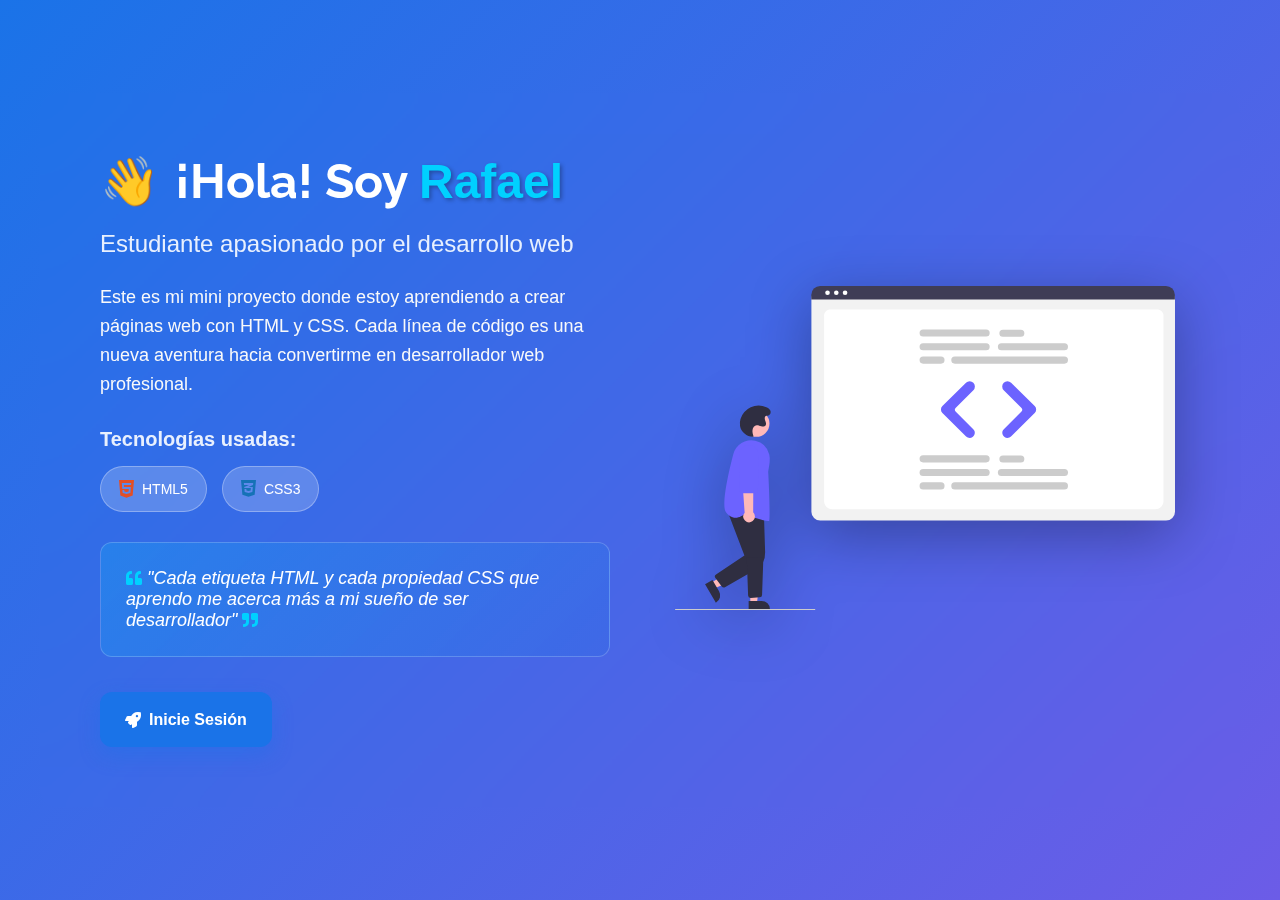
<file: index.html>
<!DOCTYPE html>
<html lang="es">
<head>
    <meta charset="UTF-8">
    <meta name="viewport" content="width=device-width, initial-scale=1.0">
    <meta name="description" content="Mi journey aprendiendo desarrollo web con HTML y CSS">
    <title>Rafael Dev - Mi Journey en Programación</title>
    <link rel="stylesheet" href="./CSS/index.css">
    <link rel="preconnect" href="https://fonts.googleapis.com">
    <link rel="preconnect" href="https://fonts.gstatic.com" crossorigin>
    <link href="https://fonts.googleapis.com/css2?family=Roboto:wght@400;500;700&family=Raleway:wght@400;600;700&display=swap" rel="stylesheet">
    <link rel="stylesheet" href="https://use.fontawesome.com/releases/v5.8.1/css/all.css">
</head>
<body>
    <main>
        <section class="hero">
            <div class="contenedor">
                <div class="textos">
                    <div class="greeting">
                        <span class="wave">👋</span>
                        <h1 class="titulo">¡Hola! Soy <span class="highlight">Rafael</span></h1>
                    </div>
                    
                    <h2 class="subtitulo">Estudiante apasionado por el desarrollo web</h2>
                    
                    <p class="descripcion">
                        Este es mi mini proyecto donde estoy aprendiendo a crear páginas web 
                        con HTML y CSS. Cada línea de código es una nueva aventura hacia 
                        convertirme en desarrollador web profesional.
                    </p>
                    
                    <div class="tecnologias-section">
                        <h3 class="tech-title">Tecnologías usadas:</h3>
                        <div class="tecnologias-aprendiendo">
                            <div class="tech-badge html">
                                <i class="fab fa-html5"></i>
                                <span>HTML5</span>
                            </div>
                            <div class="tech-badge css">
                                <i class="fab fa-css3-alt"></i>
                                <span>CSS3</span>
                            </div>
                        </div>
                    </div>

                    <blockquote class="motivacion">
                        <i class="fas fa-quote-left"></i>
                        "Cada etiqueta HTML y cada propiedad CSS que aprendo 
                        me acerca más a mi sueño de ser desarrollador"
                        <i class="fas fa-quote-right"></i>
                    </blockquote>

                    <div class="cta-buttons">
                        <button class="btn-primary">
                            <a href="./login.html">
                                <i class="fas fa-rocket"></i>
                                Inicie Sesión
                            </a>
                        </button>
                    </div>
                </div>
                
                <div class="imagen">
                    <div class="image-container">
                        <img src="IMG/undraw_Code_review_re_woeb.svg" alt="Desarrollador programando con pasión" width="500" height="400">
                    </div>
                </div>
            </div>
        </section>
    </main>
</body>
</html>
</file>
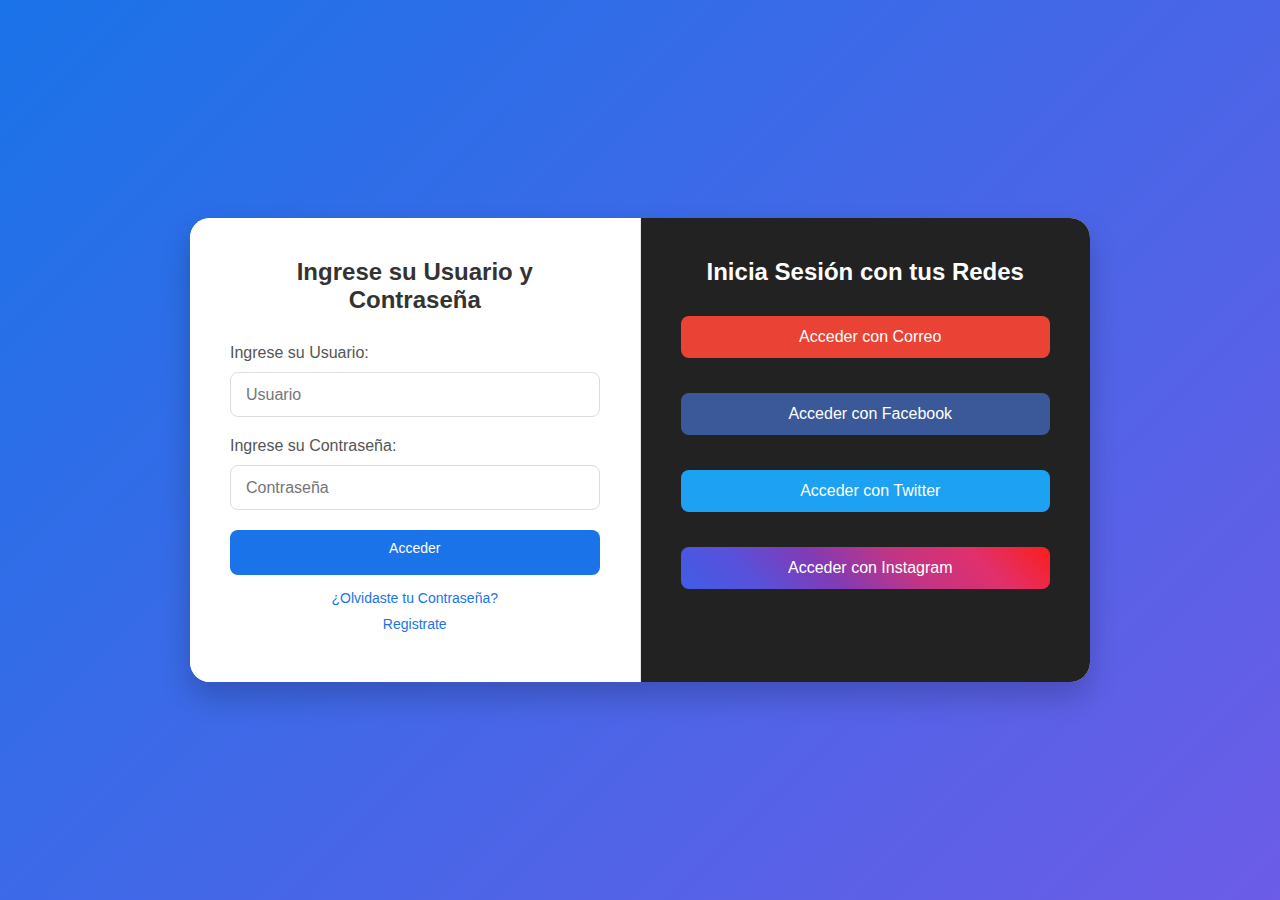
<file: login.html>
<!DOCTYPE html>
<html lang="es">
<head>
    <meta charset="UTF-8">
    <meta name="viewport" content="width=device-width, initial-scale=1.0">
    <title>Login</title>
    <link rel="stylesheet" href="https://use.fontawesome.com/releases/v5.8.1/css/all.css"
        integrity="sha384-50oBUHEmvpQ+1lW4y57PTFmhCaXp0ML5d60M1M7uH2+nqUivzIebhndOJK28anvf" crossorigin="anonymous">
    <link rel="stylesheet" href="./CSS/login.css">
</head>
<body>
    <div class="container">
        <div class="container-lg">
            <div class="login">
                <h2 class="title">Ingrese su Usuario y Contraseña</h2>
                <form action="">
                    <h2>Ingrese su Usuario:</h2>
                    <input type="text" placeholder="Usuario">

                    <h2>Ingrese su Contraseña:</h2>
                    <input type="password" placeholder="Contraseña">
                    <button class="access">
                        <a href="./index.html">Acceder</a>
                    <i class=""></i></button>
                    <a href="#">¿Olvidaste tu Contraseña?</a>
                    <a href="./registro.html">Registrate</a>
                </form>
            </div>
            <div class="login-nt">
                <h2 class="title">Inicia Sesión con tus Redes</h2>
                <div class="icons">
                    <button class="mail"><i class="fas fa-envelope"></i> Acceder con Correo</button>
                    <button class="fb"><i class="fab fa-facebook-f"></i> Acceder con Facebook</button>
                    <button class="tw"><i class="fab fa-twitter"></i> Acceder con Twitter</button>
                    <button class="ig"><i class="fab fa-instagram"></i> Acceder con Instagram</button>
                </div>
            </div>
        </div>
    </div>
</body>
</html>
</file>
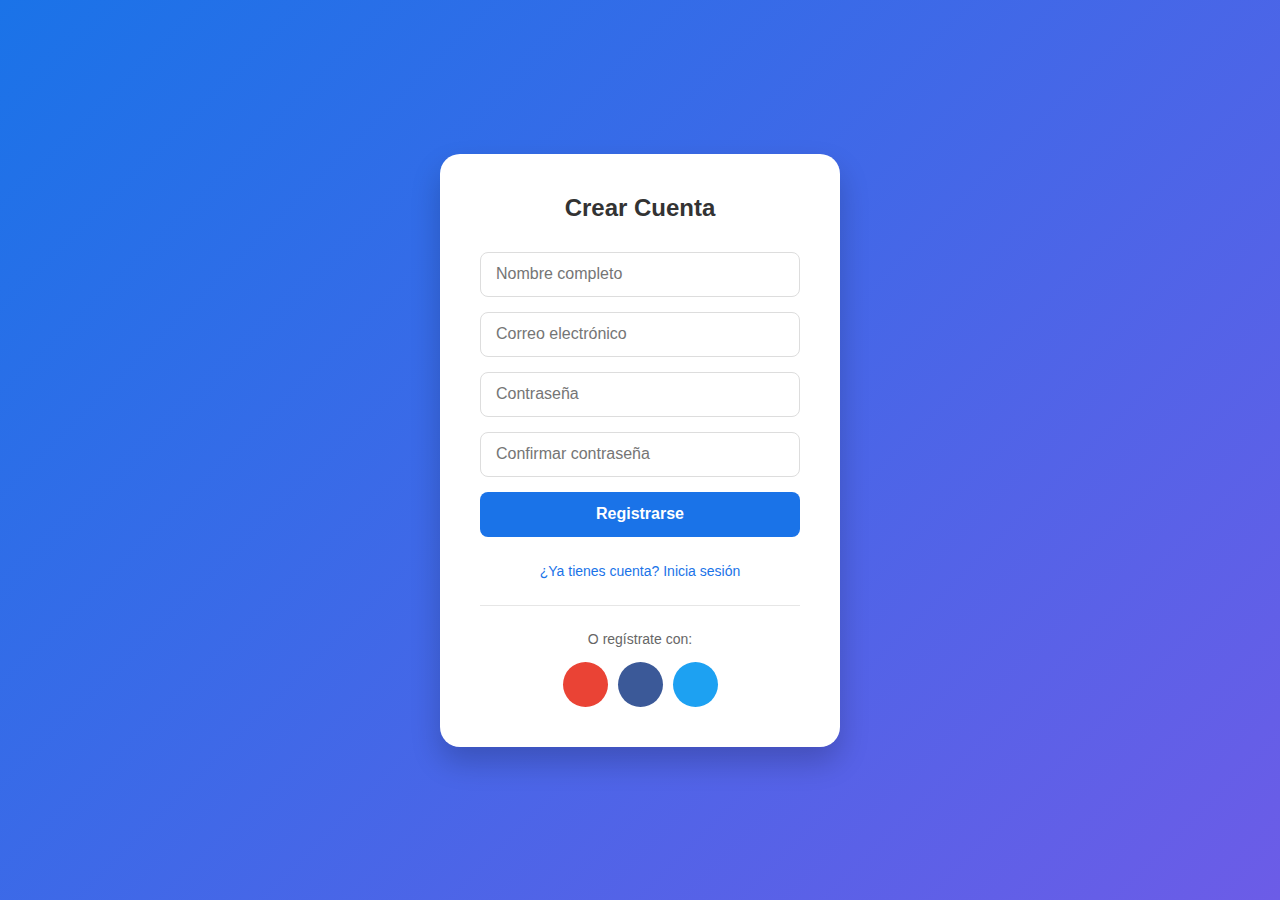
<file: registro.html>
<!DOCTYPE html>
<html lang="es">
<head>
    <meta charset="UTF-8">
    <meta name="viewport" content="width=device-width, initial-scale=1.0">
    <title>Registro</title>
    <link rel="stylesheet" href="https://use.fontawesome.com/releases/v5.8.1/css/all.css"
        integrity="sha384-50oBUHEmvpQ+1lW4y57PTFmhCaXp0ML5d60M1M7uH2+nqUivzIebhndOJK28anvf" crossorigin="anonymous">
    <link rel="stylesheet" href="./CSS/registro.css">
</head>
<body>
    <div class="container">
        <div class="registro-container">
            <h2 class="title">Crear Cuenta</h2>
            
            <form class="registro-form">
                <input type="text" placeholder="Nombre completo" required>
                <input type="email" placeholder="Correo electrónico" required>
                <input type="password" placeholder="Contraseña" required>
                <input type="password" placeholder="Confirmar contraseña" required>
                
                <button type="submit" class="btn-registro">Registrarse</button>
            </form>

            <div class="links">
                <a href="./login.html">¿Ya tienes cuenta? Inicia sesión</a>
            </div>

            <div class="social-section">
                <p>O regístrate con:</p>
                <div class="social-buttons">
                    <button class="google"><i class="fab fa-google"></i></button>
                    <button class="facebook"><i class="fab fa-facebook-f"></i></button>
                    <button class="twitter"><i class="fab fa-twitter"></i></button>
                </div>
            </div>
        </div>
    </div>
</body>
</html>
</file>
<file: CSS/index.css>
* {
    margin: 0;
    padding: 0;
    box-sizing: border-box;
    font-family: 'Segoe UI', Tahoma, Geneva, Verdana, sans-serif;
}

body {
    min-height: 100vh;
    background: linear-gradient(135deg, #1a73e8, #6c5ce7);
    display: flex;
    align-items: center;
    justify-content: center;
    padding: 20px;
}

main {
    width: 100%;
    max-width: 1200px;
}

.contenedor {
    display: flex;
    align-items: center;
    justify-content: space-between;
    gap: 60px;
    backdrop-filter: blur(15px);
    border-radius: 20px;
    padding: 60px;
}

.textos {
    flex: 1;
    color: white;
    max-width: 600px;
}

.greeting {
    display: flex;
    align-items: center;
    gap: 15px;
    margin-bottom: 20px;
}

.wave {
    font-size: 48px;
    animation: wave 2s infinite;
}

@keyframes wave {
    0%, 100% { transform: rotate(0deg); }
    25% { transform: rotate(20deg); }
    75% { transform: rotate(-10deg); }
}

.titulo {
    font-family: "Raleway", sans-serif;
    font-size: 48px;
    font-weight: 700;
    line-height: 1.2;
    margin: 0;
}

.highlight {
    color: #00D1FF;
    text-shadow: 2px 2px 4px rgba(0, 0, 0, 0.3);
}

.subtitulo {
    font-size: 24px;
    font-weight: 500;
    margin-bottom: 25px;
    color: #e8f0fe;
}

.descripcion {
    font-size: 18px;
    line-height: 1.6;
    margin-bottom: 30px;
    color: #f8f9fa;
}

.tecnologias-section {
    margin-bottom: 30px;
}

.tech-title {
    font-size: 20px;
    font-weight: 600;
    margin-bottom: 15px;
    color: #e8f0fe;
}

.tecnologias-aprendiendo {
    display: flex;
    gap: 15px;
    flex-wrap: wrap;
}

.tech-badge {
    background-color: rgba(255, 255, 255, 0.2);
    backdrop-filter: blur(10px);
    padding: 12px 18px;
    border-radius: 25px;
    border: 1px solid rgba(255, 255, 255, 0.3);
    display: flex;
    align-items: center;
    gap: 8px;
    transition: all 0.3s ease;
}

.tech-badge:hover {
    transform: translateY(-3px);
    box-shadow: 0 8px 20px rgba(0, 0, 0, 0.3);
    background-color: rgba(255, 255, 255, 0.3);
}

.tech-badge i {
    font-size: 20px;
}

.tech-badge.html i {
    color: #E34F26;
}

.tech-badge.css i {
    color: #1572B6;
}

.tech-badge span {
    color: white;
    font-weight: 500;
    font-size: 14px;
}

.motivacion {
    font-size: 18px;
    font-style: italic;
    color: #ffffff;
    margin-bottom: 35px;
    padding: 25px;
    background: linear-gradient(135deg, rgba(0, 209, 255, 0.2), rgba(26, 115, 232, 0.2));
    border-left: 4px solid #00D1FF;
    border-radius: 12px;
    backdrop-filter: blur(10px);
    border: 1px solid rgba(255, 255, 255, 0.2);
    position: relative;
}

.motivacion i {
    color: #00D1FF;
    font-size: 16px;
}

.cta-buttons {
    display: flex;
    gap: 20px;
    flex-wrap: wrap;
}

.btn-primary {
    height: 55px;
    border: none;
    border-radius: 12px;
    font-size: 16px;
    font-weight: 600;
    cursor: pointer;
    transition: all 0.3s ease;
    padding: 0 25px;
    display: flex;
    align-items: center;
    justify-content: center;
    background-color: #1a73e8;
    color: white;
    box-shadow: 0 8px 20px rgba(26, 115, 232, 0.4);
}

.btn-primary a {
    color: white;
    text-decoration: none;
    display: flex;
    align-items: center;
    gap: 8px;
}

.btn-primary:hover {
    background-color: #1557b0;
    transform: translateY(-3px);
    box-shadow: 0 12px 25px rgba(26, 115, 232, 0.5);
}

.imagen {
    flex: 1;
    display: flex;
    justify-content: center;
    align-items: center;
}

.image-container {
    position: relative;
}

.image-container img {
    max-width: 100%;
    height: auto;
    filter: drop-shadow(0 15px 30px rgba(0, 0, 0, 0.3));
    transition: transform 0.3s ease;
}

.image-container:hover img {
    transform: scale(1.05);
}

@media (max-width: 768px) {
    .contenedor {
        flex-direction: column;
        text-align: center;
        gap: 40px;
        padding: 40px 30px;
    }
    
    .titulo {
        font-size: 36px;
    }
    
    .subtitulo {
        font-size: 20px;
    }
    
    .descripcion {
        font-size: 16px;
    }
    
    .tecnologias-aprendiendo {
        justify-content: center;
    }
    
    .cta-buttons {
        justify-content: center;
    }
    
    .btn-primary {
        width: 100%;
        max-width: 280px;
    }
}

@media (max-width: 480px) {
    .contenedor {
        padding: 30px 20px;
    }
    
    .titulo {
        font-size: 28px;
    }
    
    .subtitulo {
        font-size: 18px;
    }
    
    .wave {
        font-size: 36px;
    }
    
    .tech-badge {
        padding: 10px 15px;
    }
    
    .tech-badge span {
        font-size: 12px;
    }
    
    .motivacion {
        font-size: 16px;
        padding: 20px;
    }
}
</file>
<file: CSS/login.css>
* {
    margin: 0;
    padding: 0;
    box-sizing: border-box;
    font-family: 'Segoe UI', Tahoma, Geneva, Verdana, sans-serif;
}

body {
    display: flex;
    justify-content: center;
    align-items: center;
    min-height: 100vh;
    background: linear-gradient(135deg, #1a73e8, #6c5ce7);
    padding: 20px;
}

.container {
    width: 100%;
    max-width: 900px;
    display: flex;
    justify-content: center;
    align-items: center;
}

.container-lg {
    width: 100%;
    background-color: #fff;
    border-radius: 20px;
    box-shadow: 0 15px 30px rgba(0, 0, 0, 0.2);
    display: flex;
    flex-wrap: wrap;
    overflow: hidden;
}

.login {
    flex: 1;
    min-width: 320px;
    padding: 40px;
    border-right: 1px solid #e6e6e6;
    background-color: #ffffff;
    color: #333;
}

.login-nt {
    flex: 1;
    min-width: 320px;
    padding: 40px;
    background-color: #222222;
    color: #ffffff;
}

.title {
    color: #333;
    font-size: 24px;
    margin-bottom: 30px;
    font-weight: 600;
    text-align: center;
}

.login-nt .title {
    color: #ffffff;
}

form {
    display: flex;
    flex-direction: column;
}

form h2 {
    font-size: 16px;
    color: #555;
    margin-bottom: 10px;
    font-weight: 500;
}

input {
    height: 45px;
    border: 1px solid #ddd;
    border-radius: 8px;
    padding: 0 15px;
    margin-bottom: 20px;
    font-size: 16px;
    transition: border-color 0.3s;
}

input:focus {
    border-color: #1a73e8;
    outline: none;
}

button {
    cursor: pointer;
    border: none;
    border-radius: 8px;
    font-size: 16px;
    font-weight: 500;
    transition: all 0.3s ease;
    margin-bottom: 20px;
    display: flex;
    align-items: center;
    justify-content: center;
    padding: 12px 20px;
}

.access {
    background-color: #1a73e8;
    color: white;
    margin-bottom: 15px;
    height: 45px;
}

.access a {
    color: white;
    text-decoration: none;
}

.access:hover {
    background-color: #1557b0;
}

form a {
    color: #1a73e8;
    text-decoration: none;
    margin-bottom: 10px;
    font-size: 14px;
    text-align: center;
}

form a:hover {
    text-decoration: underline;
}

.icons {
    display: flex;
    flex-direction: column;
    gap: 15px;
}

.icons button {
    width: 100%;
    display: flex;
    justify-content: center;
    align-items: center;
    color: white;
}

.icons button i {
    margin-right: 10px;
    font-size: 18px;
}

.mail {
    background-color: #ea4335;
}

.mail:hover {
    background-color: #d33426;
}

.fb {
    background-color: #3b5998;
}

.fb:hover {
    background-color: #2d4373;
}

.tw {
    background-color: #1da1f2;
}

.tw:hover {
    background-color: #0c85d0;
}

.ig {
    background: linear-gradient(45deg, #405de6, #5851db, #833ab4, #c13584, #e1306c, #fd1d1d);
}

.ig:hover {
    opacity: 0.9;
}

@media (max-width: 768px) {
    .container-lg {
        flex-direction: column;
    }
    
    .login {
        border-right: none;
        border-bottom: 1px solid #e6e6e6;
    }
}
</file>
<file: CSS/registro.css>
* {
    margin: 0;
    padding: 0;
    box-sizing: border-box;
    font-family: 'Segoe UI', Tahoma, Geneva, Verdana, sans-serif;
}

body {
    display: flex;
    justify-content: center;
    align-items: center;
    min-height: 100vh;
    background: linear-gradient(135deg, #1a73e8, #6c5ce7);
    padding: 20px;
}

.container {
    width: 100%;
    max-width: 400px;
    display: flex;
    justify-content: center;
    align-items: center;
}

.registro-container {
    width: 100%;
    background-color: #fff;
    border-radius: 20px;
    box-shadow: 0 15px 30px rgba(0, 0, 0, 0.2);
    padding: 40px;
}

.title {
    color: #333;
    font-size: 24px;
    margin-bottom: 30px;
    font-weight: 600;
    text-align: center;
}

.registro-form {
    display: flex;
    flex-direction: column;
    gap: 15px;
    margin-bottom: 25px;
}

.registro-form input {
    height: 45px;
    border: 1px solid #ddd;
    border-radius: 8px;
    padding: 0 15px;
    font-size: 16px;
    transition: border-color 0.3s;
}

.registro-form input:focus {
    border-color: #1a73e8;
    outline: none;
}

.btn-registro {
    background-color: #1a73e8;
    color: white;
    height: 45px;
    border: none;
    border-radius: 8px;
    font-size: 16px;
    font-weight: 600;
    cursor: pointer;
    transition: background-color 0.3s;
}

.btn-registro:hover {
    background-color: #1557b0;
}

.links {
    text-align: center;
    margin-bottom: 25px;
}

.links a {
    color: #1a73e8;
    text-decoration: none;
    font-size: 14px;
}

.links a:hover {
    text-decoration: underline;
}

.social-section {
    text-align: center;
    border-top: 1px solid #e6e6e6;
    padding-top: 25px;
}

.social-section p {
    color: #666;
    font-size: 14px;
    margin-bottom: 15px;
}

.social-buttons {
    display: flex;
    gap: 10px;
    justify-content: center;
}

.social-buttons button {
    width: 45px;
    height: 45px;
    border: none;
    border-radius: 50%;
    cursor: pointer;
    transition: transform 0.2s;
    display: flex;
    align-items: center;
    justify-content: center;
    color: white;
    font-size: 18px;
}

.social-buttons button:hover {
    transform: scale(1.1);
}

.google {
    background-color: #ea4335;
}

.facebook {
    background-color: #3b5998;
}

.twitter {
    background-color: #1da1f2;
}

@media (max-width: 480px) {
    .registro-container {
        padding: 30px 20px;
    }
    
    .title {
        font-size: 20px;
    }
}
</file>
